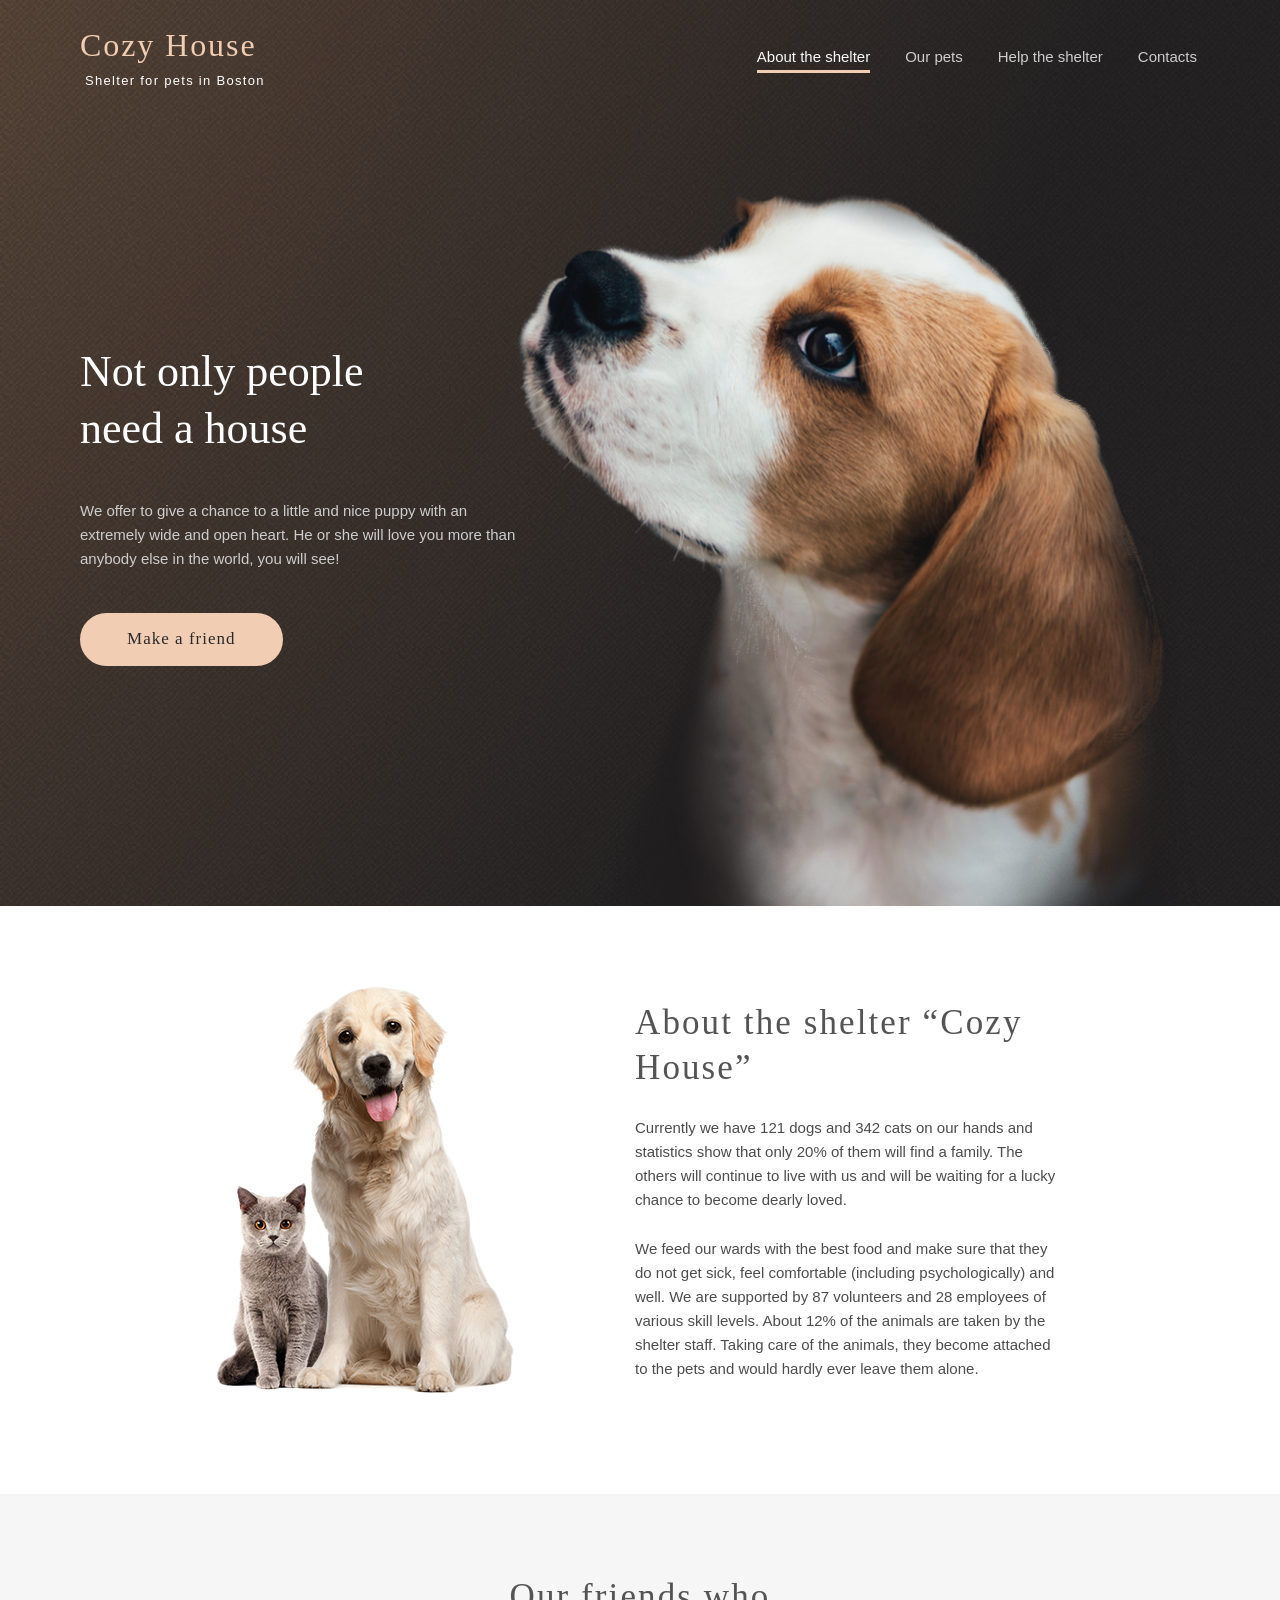
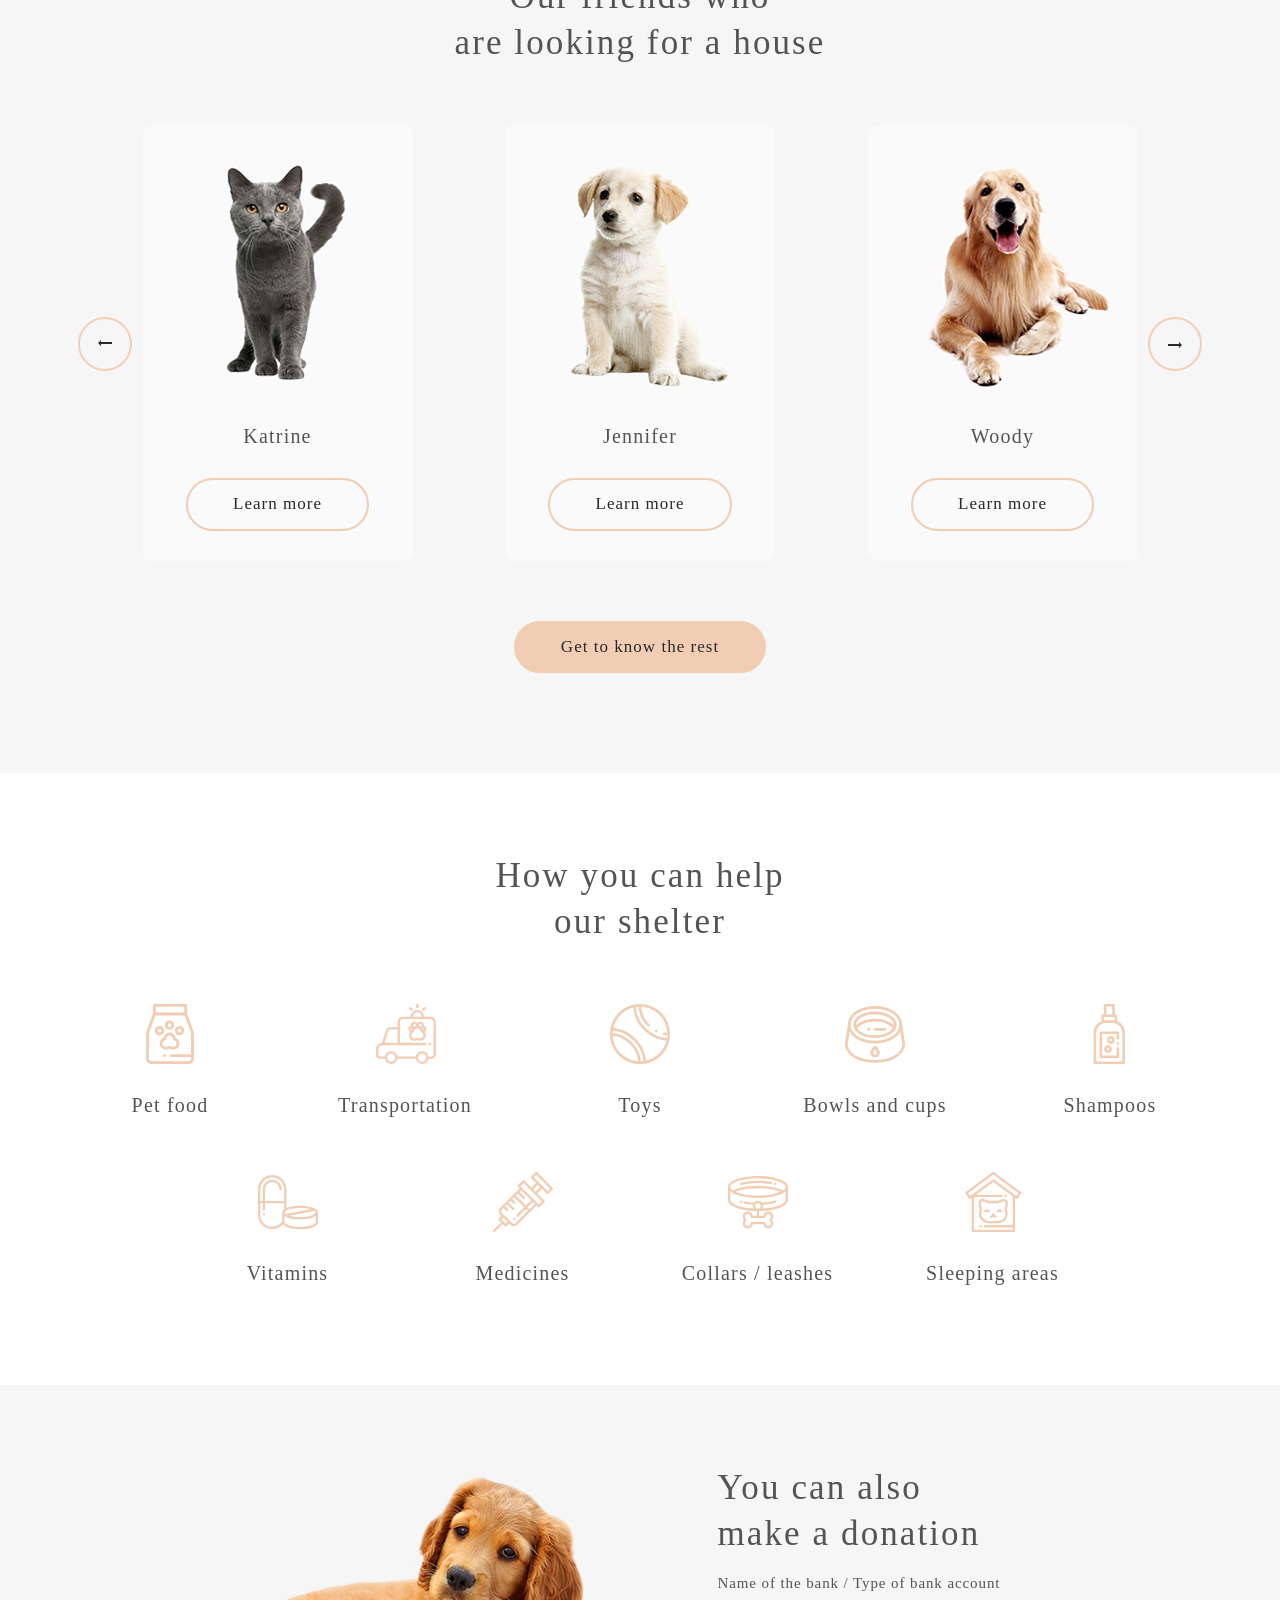
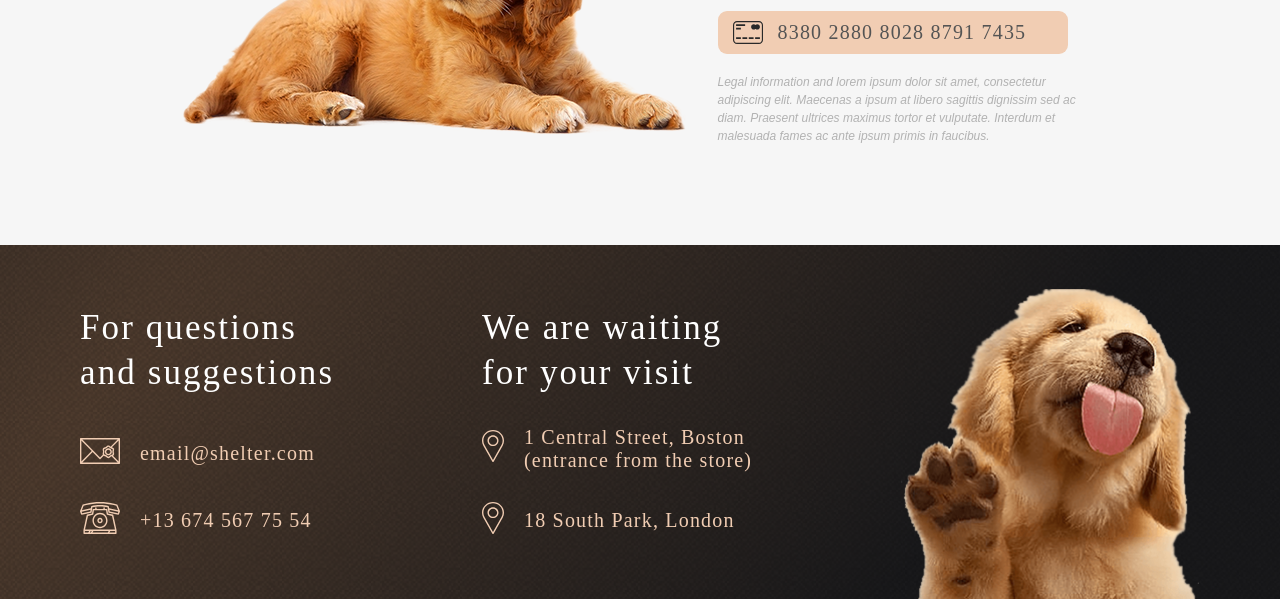
<file: shelter/index.html>
<!DOCTYPE html>
<html lang="en">
  <head>
    <meta charset="UTF-8" >
    <meta name="viewport" content="width=device-width, initial-scale=1.0" >
    <title>Cozy House</title>
    <link rel="stylesheet" href="style.css">
    <link
      rel="apple-touch-icon"
      sizes="180x180"
      href="img/favicon/apple-touch-icon.png"
    >
    <link
      rel="icon"
      type="image/png"
      sizes="32x32"
      href="img/favicon/favicon-32x32.png"
    >
    <link
      rel="icon"
      type="image/png"
      sizes="16x16"
      href="img/favicon/favicon-16x16.png"
    >
    <link rel="manifest" href="img/favicon/site.webmanifest" >
  </head>

  <body>
    <div class="wrapper">
      <header class="header">
        <div class="header__inner">
          <a class="header__logo" href="javascript:void(0);">
            <h1>Cozy House</h1>
            <span>Shelter for pets in Boston</span>
          </a>
          <nav class="header__navifgation burger-menu">
            <ul>
              <li><a class="active" href="#">About the shelter</a></li>
              <li><a href="pets.html">Our pets</a></li>
              <li><a href="#help">Help the shelter</a></li>
              <li><a href="#contacts">Contacts</a></li>
            </ul>
          </nav>
          <!-- burger -->
           <div class="burger">
              <div class="burger-line"></div>
              <div class="burger-line"></div>
              <div class="burger-line"></div>
           </div>           
        </div>
      </header>
    </div>
    <main>
      <section id="not-only" class="not-only">
        <div class="wrapper">
          <div class="not-only__container">
            <div class="not-only__text">
              <h2><span>Not only people</span> <span>need a house</span></h2>
              <p>
                We offer to give a chance to a little and nice puppy with an
                extremely wide and open heart. He or she will love you more than
                anybody else in the world, you will see!
              </p>
              <div class="button-link">
                <a href="#our-friends">Make a friend</a>
              </div>
            </div>
            <div class="not-only__image">
              <img src="img/start-screen-puppy.png" alt="start screen puppy">
            </div>
          </div>
        </div>
      </section>
      <section id="about" class="about">
        <div class="wrapper">
          <div class="about__container">
            <div class="about__image">
              <img src="img/about-pets.png" alt="about pets">
            </div>
            <div class="about__text">
              <h2>About the shelter “Cozy House”</h2>
              <p>
                Currently we have 121 dogs and 342 cats on our hands and
                statistics show that only 20% of them will find a family. The
                others will continue to live with us and will be waiting for a
                lucky chance to become dearly loved.
              </p>
              <p>
                We feed our wards with the best food and make sure that they do
                not get sick, feel comfortable (including psychologically) and
                well. We are supported by 87 volunteers and 28 employees of
                various skill levels. About 12% of the animals are taken by the
                shelter staff. Taking care of the animals, they become attached
                to the pets and would hardly ever leave them alone.
              </p>
            </div>
          </div>
        </div>
      </section>
      <section id="our-friends" class="our-friends">
        <div class="wrapper">
          <div class="our-friends__container">
            <h2>
              Our friends who <br>
              are looking for a house
            </h2>
            <div class="our-friends__slider">
              <div class="cards main">
                <div class="card__item">
                  <div class="card__image">
                    <img src="img/pets-katrine.png" alt="katrine cat" >
                  </div>
                  <div class="card__text">
                    <h3 class="title">Katrine</h3>
                    <div class="button-link">
                      <a href="#">Learn more</a>
                    </div>
                  </div>
                </div>
                <div class="card__item">
                  <div class="card__image">
                    <img src="img/pets-jennifer.png" alt="jennifer dog">
                  </div>
                  <div class="card__text">
                    <h3 class="title">Jennifer</h3>
                    <div class="button-link">
                      <a href="#">Learn more</a>
                    </div>
                  </div>
                </div>
                <div class="card__item">
                  <div class="card__image">
                    <img src="img/pets-woody.png" alt="woody dog" >
                  </div>
                  <div class="card__text">
                    <h3 class="title">Woody</h3>
                    <div class="button-link">
                      <a href="#">Learn more</a>
                    </div>
                  </div>
                </div>
              </div>             
            </div>
             <div class="slider__navigation">
                <span class="prev"></span>
                <span class="next"></span>
              </div>
            <div class="button-link">
              <a href="pets.html">Get to know the rest</a>
            </div>
          </div>
        </div>
      </section>
      <section id="help" class="help">
        <div class="wrapper">
          <h2>
            How you can help <br>
            our shelter
          </h2>
          <div class="help__container">
            
              <div class="help__item">
                <div class="item-icon">
                  <img src="img/icon-pet-food.svg" alt="pet food icon">
                </div>
                <h3 class="title">Pet food</h3>
              </div>
              <div class="help__item">
                <div class="item-icon">
                  <img
                    src="img/icon-transportation.svg"
                    alt="transportation icon"
                  >
                </div>
                <h3 class="title">Transportation</h3>
              </div>
              <div class="help__item">
                <div class="item-icon">
                  <img src="img/icon-toys.svg" alt="Toys icon">
                </div>
                <h3 class="title">Toys</h3>
              </div>
              <div class="help__item">
                <div class="item-icon">
                  <img
                    src="img/icon-bowls-and-cups.svg"
                    alt="bowls-and-cups icon"
                  >
                </div>
                <h3 class="title">Bowls and cups</h3>
              </div>
              <div class="help__item">
                <div class="item-icon">
                  <img src="img/icon-shampoos.svg" alt="shampoos icon" >
                </div>
                <h3 class="title">Shampoos</h3>
              </div>
                <div class="help__item">
                <div class="item-icon">
                  <img src="img/icon-vitamins.svg" alt="vitamins icon">
                </div>
                <h3 class="title">Vitamins</h3>
              </div>
              <div class="help__item">
                <div class="item-icon">
                  <img src="img/icon-medicines.svg" alt="medicines icon">
                </div>
                <h3 class="title">Medicines</h3>
              </div>
              <div class="help__item">
                <div class="item-icon">
                  <img
                    src="img/icon-collars-leashes.svg"
                    alt="collars or leashes icon"
                  >
                </div>
                <h3 class="title">Collars / leashes</h3>
              </div>
              <div class="help__item">
                <div class="item-icon">
                  <img
                    src="img/icon-sleeping-area.svg"
                    alt="sleeping areas icon"
                  >
                </div>
                <h3 class="title">Sleeping areas</h3>
              </div>           
          </div>
        </div>
      </section>
      <section id="in-addition" class="in-addition">
        <div class="wrapper">
          <div class="in-addition__container">
            <div class="in-addition__image">
              <img src="img/donation-dog.png" alt="dog" >
            </div>
            <div class="in-addition__text">
              <h2>
                You can also <br>
                make a donation
              </h2>
              <h3>Name of the bank / Type of bank account</h3>
              <div class="in-addition__bank-link">
                <a href="javascript:void(0);"
                  ><span>8380 2880 8028 8791 7435</span></a
                >
              </div>
              <p>
                Legal information and lorem ipsum dolor sit amet, consectetur
                adipiscing elit. Maecenas a ipsum at libero sagittis dignissim
                sed ac diam. Praesent ultrices maximus tortor et vulputate.
                Interdum et malesuada fames ac ante ipsum primis in faucibus.
              </p>
            </div>
          </div>
        </div>
      </section>
    </main>
    <footer id="contacts" class="footer">
      <div class="wrapper">
        <div class="footer__container">
          <div class="footer__item">
            <h2>
              For questions <br>
              and suggestions
            </h2>
            <ul>
              <li class="mail-icon">
                <a href="mailto:email@shelter.com">email@shelter.com</a>
              </li>
              <li class="phone-icon">
                <a href="tel:136745677554">+13 674 567 75 54</a>
              </li>
            </ul>
          </div>
          <div class="footer__item">
            <h2>
              We are waiting <br>
              for your visit
            </h2>
            <ul>
              <li class="map-icon">
                <a
                  href="https://maps.app.goo.gl/NiUNjoGrNRVN9tv8A"
                  target="_blank"
                  >1 Central Street, Boston <br>
                  (entrance from the store)</a
                >
              </li>
              <li class="map-icon">
                <a
                  href="https://maps.app.goo.gl/2SL6hQwHL4M7DyDe8"
                  target="_blank"
                  >18 South Park, London
                </a>
              </li>
            </ul>
          </div>
          <div class="footer__image">
            <img src="img/footer-puppy.png" alt="puppy">
          </div>
        </div>
      </div>
    </footer>
    <script src="index.js"></script>
  </body>
</html>
</file>
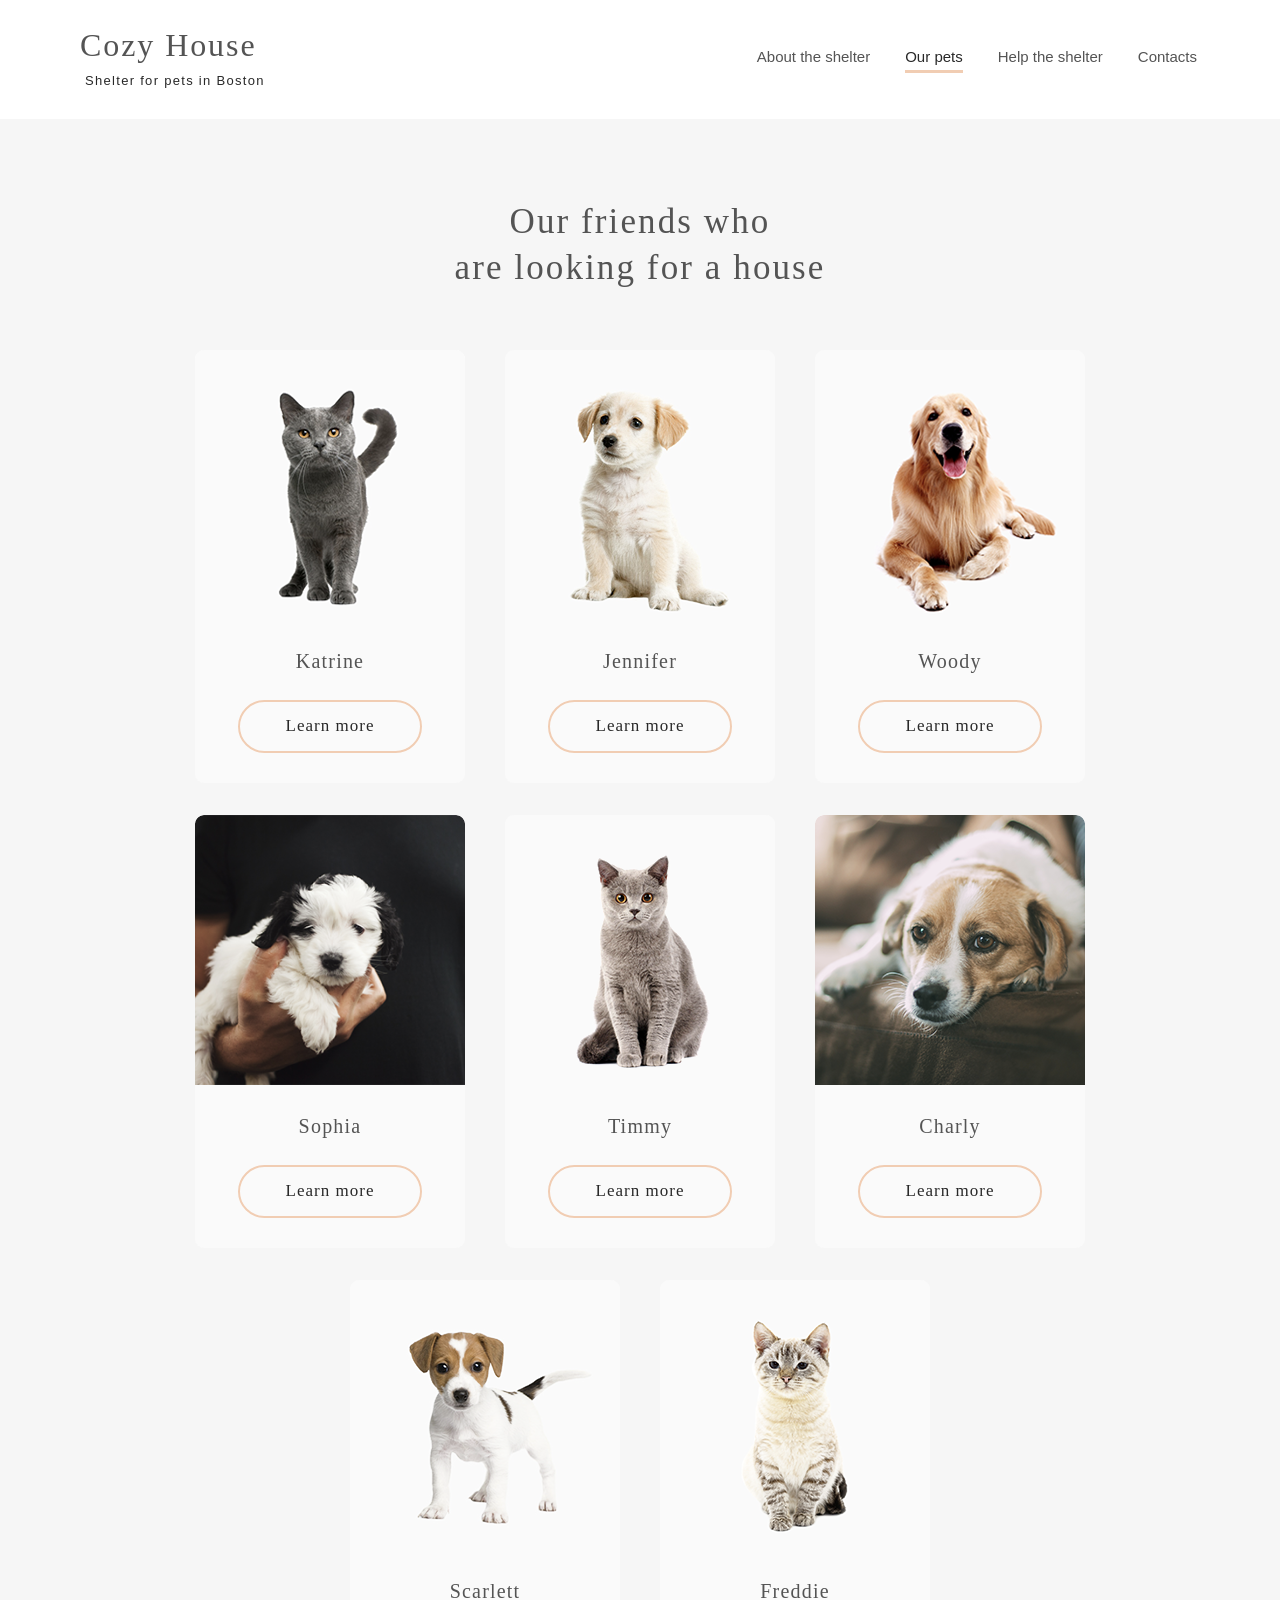
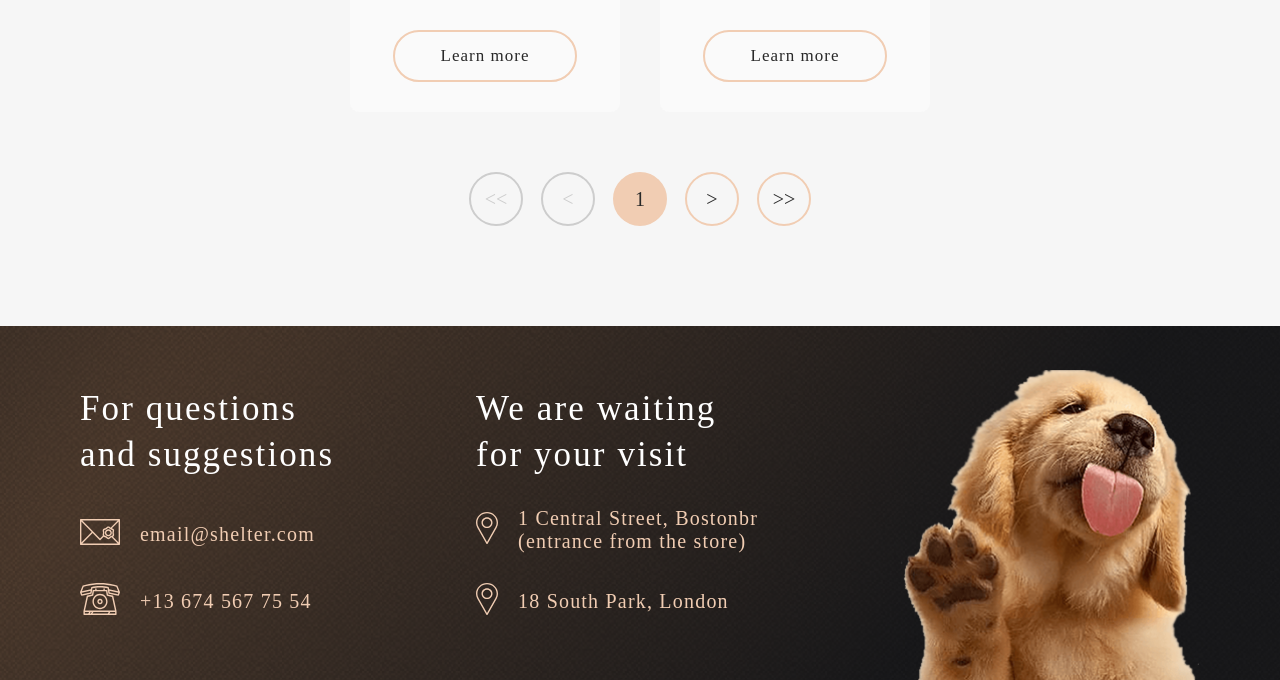
<file: shelter/pets.html>
<!DOCTYPE html>
<html lang="en">

<head>
    <meta charset="UTF-8">
    <meta name="viewport" content="width=device-width, initial-scale=1.0">
    <title>Cozy House</title>
    <link rel="stylesheet" href="style.css">
    <link rel="apple-touch-icon" sizes="180x180" href="img/favicon/apple-touch-icon.png">
    <link rel="icon" type="image/png" sizes="32x32" href="img/favicon/favicon-32x32.png">
    <link rel="icon" type="image/png" sizes="16x16" href="img/favicon/favicon-16x16.png">
    <link rel="manifest" href="img/favicon/site.webmanifest">
</head>

<body>
    <div class="wrapper">
        <header class="header pets">
            <div class="header__inner">
                 <a class="header__logo" href="index.html">
                <h1>Cozy House</h1>
                <span>Shelter for pets in Boston</span>
            </a>
            <nav class="header__navifgation burger-menu">
                <ul>
                    <li><a href="index.html">About the shelter</a></li>
                    <li><a class="active" href="#">Our pets</a></li>
                    <li><a href="index.html#help">Help the shelter</a></li>
                    <li><a href="#contacts">Contacts</a></li>
                </ul>
            </nav>
              <!-- burger -->
           <div class="burger">
              <div class="burger-line"></div>
              <div class="burger-line"></div>
              <div class="burger-line"></div>
           </div> 
            </div>
        </header>
    </div>
    <main class="pets">
        <section id="our-friends" class="our-friends">
            <div class="wrapper">
                <div class="our-friends__container">
                    <h2>Our friends who <br> are looking for a house</h2>
                    <div class="our-friends__slider">
                        <div class="cards">
                            <div class="card__item">
                                <div class="card__image">
                                    <img src="img/pets-katrine.png" alt="katrine cat">
                                </div>
                                <div class="card__text">
                                    <h3 class="title">Katrine</h3>
                                    <div class="button-link">
                                        <a href="#">Learn more</a>
                                    </div>
                                </div>
                            </div>
                            <div class="card__item">
                                <div class="card__image">
                                    <img src="img/pets-jennifer.png" alt="jennifer dog">
                                </div>
                                <div class="card__text">
                                    <h3 class="title">Jennifer</h3>
                                    <div class="button-link">
                                        <a href="#">Learn more</a>
                                    </div>
                                </div>
                            </div>
                            <div class="card__item">
                                <div class="card__image">
                                    <img src="img/pets-woody.png" alt="woody dog">
                                </div>
                                <div class="card__text">
                                    <h3 class="title">Woody</h3>
                                    <div class="button-link">
                                        <a href="#">Learn more</a>
                                    </div>
                                </div>
                            </div>
                            <div class="card__item">
                                <div class="card__image">
                                    <img src="img/pets-sophia.png" alt="sophia dog">
                                </div>
                                <div class="card__text">
                                    <h3 class="title">Sophia</h3>
                                    <div class="button-link">
                                        <a href="#">Learn more</a>
                                    </div>
                                </div>
                            </div>
                            <div class="card__item">
                                <div class="card__image">
                                    <img src="img/pets-timmy.png" alt="Timmy cat">
                                </div>
                                <div class="card__text">
                                    <h3 class="title">Timmy</h3>
                                    <div class="button-link">
                                        <a href="#">Learn more</a>
                                    </div>
                                </div>
                            </div>
                            <div class="card__item">
                                <div class="card__image">
                                    <img src="img/pets-charly.png" alt="Charly dog">
                                </div>
                                <div class="card__text">
                                    <h3 class="title">Charly</h3>
                                    <div class="button-link">
                                        <a href="#">Learn more</a>
                                    </div>
                                </div>
                            </div>
                            <div class="card__item">
                                <div class="card__image">
                                    <img src="img/pets-scarlet.png" alt="Scarlett dog">
                                </div>
                                <div class="card__text">
                                    <h3 class="title">Scarlett</h3>
                                    <div class="button-link">
                                        <a href="#">Learn more</a>
                                    </div>
                                </div>
                            </div>
                            <div class="card__item">
                                <div class="card__image">
                                    <img src="img/pets-freddie.png" alt="Freddie cat">
                                </div>
                                <div class="card__text">
                                    <h3 class="title">Freddie</h3>
                                    <div class="button-link">
                                        <a href="#">Learn more</a>
                                    </div>
                                </div>
                            </div>
                        </div>                       
                    </div>
                    <ul class="card__pagination">
                        <li class="double__prev disabled">&#60;&#60;</li>
                        <li class="prev disabled">&#60;</li>
                        <li class="active">1</li>
                        <li class="next">&#62;</li>
                        <li class="double__next">&#62;&#62;</li>
                    </ul>
                </div>
            </div>
        </section>
    </main>
    <footer id="contacts" class="footer">
        <div class="wrapper">
            <div class="footer__container">
                <div class="footer__item">
                    <h2>For questions <br> and suggestions</h2>
                    <ul>
                        <li class="mail-icon"><a href="mailto:email@shelter.com">email@shelter.com</a></li>
                        <li class="phone-icon"><a href="tel:136745677554">+13 674 567 75 54</a></li>
                    </ul>
                </div>
                <div class="footer__item">
                    <h2>We are waiting <br> for your visit</h2>
                    <ul>
                        <li class="map-icon"><a href="https://maps.app.goo.gl/NiUNjoGrNRVN9tv8A" target="_blank">1 Central Street, Bostonbr <br> (entrance from the store)</a></li>
                        <li class="map-icon"><a href="https://maps.app.goo.gl/2SL6hQwHL4M7DyDe8" target="_blank">18 South Park, London </a></li>
                    </ul>
                </div>
                <div class="footer__image">
                    <img src="img/footer-puppy.png" alt="puppy">
                </div>
            </div>
        </div>
    </footer>
<script src="index.js"></script>
</body>
</html>
</file>
<file: shelter/style.css>
:root {
  --primary-color: #f1cdb3;
  --white-color: #ffffff;
}

* {
  scroll-behavior: smooth;
  transition: all 0.3s ease;
}

body,
h1,
h2,
h3,
h4,
ul,
li,
a,
p {
  margin: 0;
  padding: 0;
}

body {
  font-family: Arial, serif;
  font-style: normal;
  box-sizing: border-box;
}

ul li {
  list-style-type: none;
}

img {
  max-width: 100%;
  display: flex;
}

.wrapper {
  max-width: 1280px;
  margin: 0 auto;
  padding: 0 40px;
}

h1 {
  font-family: Georgia, serif;
  font-weight: 400;
  font-size: 32px;
  line-height: 1.1;
  letter-spacing: 0.06em;
  text-align: left;
  color: var(--primary-color);
}

h2 {
  font-family: Georgia, serif;
  font-weight: 400;
  font-size: 35px;
  line-height: 1.3;
  letter-spacing: 0.06em;
  color: #545454;
}

h3 {
  font-family: Georgia, serif;
  font-weight: 400;
  font-size: 15px;
  line-height: 1.1;
  letter-spacing: 0.06em;
  color: #545454;
}

p {
  font-size: 15px;
  font-style: normal;
  font-weight: 400;
  line-height: 1.6;
  color: #4c4c4c;
}

a {
  text-decoration: none;
  font-weight: 400;
  font-size: 17px;
  line-height: 1.3;
  letter-spacing: 0.06em;
  color: #292929;
}

.button-link {
  display: flex;
  align-items: center;
}

.button-link a {
  font-family: Georgia, serif;
  padding: 15px 45px;
  background-color: #f1cdb3;
  border: 2px solid #f1cdb3;
  border-radius: 100px;
  line-height: 1.1;
}

.button-link a:hover,
.card__item:hover .button-link a {
  background-color: #fddcc4;
  border-color: #fddcc4;
}

section:not(.not-only) {
  padding-top: 80px;
  padding-bottom: 100px;
}
section:not(.not-only):nth-of-type(2n + 1) {
  background-color: #f6f6f6;
}

/* header */

.header {
  position: relative;
}

.header__inner {
  display: flex;
  justify-content: space-between;
  align-items: center;
  position: absolute;
  padding: 28px 40px;
  width: 100%;
}

.header__logo:hover h1,
.header__logo:hover span,
.pets .header__logo:hover h1,
.pets .header__logo:hover span {
  transform: scale(1.01);
}

.header__logo span {
  font-size: 13px;
  line-height: 15px;
  letter-spacing: 0.1em;
  text-align: left;
  color: var(--white-color);
  padding-top: 10px;
  display: inline-block;
  padding-left: 5px;
}

.header__navifgation {
  padding-right: 83px;
  padding-bottom: 5px;
}

.header__navifgation ul {
  display: flex;
  justify-content: space-between;
  align-items: center;
  gap: 35px;
}

.header__navifgation ul li a {
  font-size: 15px;
  line-height: 1.6;
  text-align: left;
  color: #cdcdcd;
  letter-spacing: 0;
}

.header__navifgation ul li a.active {
  color: #fafafa;
  padding-bottom: 5px;
  border-bottom: 3px solid var(--primary-color);
  cursor: default;
}

.header__navifgation ul li a:hover {
  color: #fafafa;
}

.burger {
  display: none;
}

/* not-only section */

.not-only {
  background: url(img/start-screen-gradient-background.png) no-repeat center;
  background-size: cover;
}

.not-only__container {
  display: flex;
  justify-content: space-between;
}

.not-only__text {
  display: flex;
  flex-direction: column;
  gap: 42px;
  align-items: stretch;
  padding-top: 343px;
  padding-bottom: 240px;
  padding-left: 40px;
  width: 37%;
}

.not-only__image {
  display: flex;
  align-items: flex-end;
  padding-right: 40px;
}

.not-only h2 {
  font-size: 44px;
  color: var(--white-color);
  letter-spacing: 0;
  width: 80%;
  display: flex;
  flex-direction: column;
}

.not-only p {
  color: #cdcdcd;
}

/* about section */

.about h2 {
  max-width: 400px;
}

.about__container {
  display: flex;
  align-items: center;
  justify-content: center;
  gap: 120px;
}

.about__text {
  display: flex;
  flex-direction: column;
  gap: 25px;
  max-width: 430px;
}

/* our-friends section */

.our-friends h2 {
  text-align: center;
}

.our-friends__container {
  display: flex;
  flex-direction: column;
  justify-content: space-between;
  align-items: center;
  gap: 60px;
  position: relative;
}

.our-friends__slider {
  width: 100%;
  max-width: 995px;
}

.cards {
  display: flex;
  justify-content: space-between;
  align-items: stretch;
}

.card__item {
  display: flex;
  flex-direction: column;
  align-items: center;
  justify-content: space-between;
  gap: 30px;
  background-color: #fafafa;
  border-radius: 9px;
  overflow: hidden;
}

.card__item:hover {
  cursor: pointer;
  box-shadow: 4px 6px 8px 0px rgba(34, 60, 80, 0.3);
}

.card__item:hover img {
  transform: scale(1.03);
}

.card__image img {
  object-fit: cover;
  width: 100%;
}

.card__item a {
  background-color: transparent;
}

h3.title {
  font-size: 20px;
  line-height: 1.15;
  text-align: center;
}

.card__text {
  display: flex;
  flex-direction: column;
  gap: 30px;
  padding: 0 42px 30px;
}

.slider__navigation {
  position: absolute;
  top: 49%;
  width: 100%;
}

.slider__navigation span {
  display: block;
  width: 52px;
  height: 52px;
  border: 2px solid #f1cdb3;
  border-radius: 100px;
  cursor: pointer;
}

.slider__navigation span:after {
  content: url(img/arrow.svg);
  display: flex;
  justify-content: center;
  align-items: stretch;
  font-size: 32px;
  width: 50px;
  height: 50px;
}

.slider__navigation .prev {
  position: absolute;
  left: 38px;
}

.slider__navigation .next {
  position: absolute;
  right: 38px;
}
.card__pagination {
  display: flex;
  gap: 18px;
  font-family: Georgia, serif;
  font-size: 20px;
  line-height: 1.15;
  color: #292929;
}

.slider__navigation span,
.card__pagination li {
  display: flex;
  align-items: center;
  justify-content: center;
  width: 50px;
  height: 50px;
  border: 2px solid #f1cdb3;
  border-radius: 100px;
  cursor: pointer;
}

.card__pagination li.active {
  background-color: var(--primary-color);
}

.card__pagination li.disabled {
  cursor: default;
  border-color: #cdcdcd;
  color: #cdcdcd;
}

.slider__navigation span:hover,
.card__pagination li:not(.disabled):hover {
  background-color: #fddcc4;
  border-color: #fddcc4;
}

.slider__navigation .prev::after {
  transform: rotate(180deg);
}

/* help section */

.help h2 {
  text-align: center;
}

.help__container {
  display: flex;
  gap: 55px;
  flex-wrap: wrap;
  justify-content: center;
  padding-top: 60px;
}

.help__item {
  display: flex;
  flex-direction: column;
  align-items: center;
  gap: 30px;
  flex-basis: 15%;
}

/* in-addition section */

.in-addition__container {
  display: flex;
  align-items: center;
  justify-content: center;
  gap: 30px;
}

.in-addition__text {
  display: flex;
  flex-direction: column;
  gap: 19px;
  max-width: 380px;
}

.in-addition__bank-link {
  max-width: 350px;
}

.in-addition__bank-link a {
  display: flex;
  gap: 15px;
  align-items: center;
  padding: 10px 15px;
  background-color: #f1cdb3;
  border-radius: 9px;
}

.in-addition__bank-link a:before {
  content: url(img/credit-card.svg);
  height: 23px;
}

.in-addition__bank-link a:hover {
  background-color: #fddcc4;
}

.in-addition__bank-link a span {
  font-family: Georgia;
  font-weight: 400;
  font-size: 20px;
  line-height: 1.15;
  letter-spacing: 0.06em;
  color: #545454;
}

.in-addition p {
  font-style: italic;
  font-weight: 400;
  font-size: 12px;
  line-height: 18px;
  color: #b2b2b2;
}

/* footer */

.footer {
  background: url(img/footer-gradient-background.png) no-repeat center;
  background-size: cover;
}

.footer h2 {
  color: #ffffff;
}

.footer__container {
  display: flex;
  justify-content: space-between;
  align-items: stretch;
  flex-wrap: wrap;
  padding: 0 40px;
}

.footer__item {
  display: flex;
  flex-direction: column;
  justify-content: space-between;
  gap: 30px;
  padding: 60px 0;
}

.footer__item ul {
  display: flex;
  flex-direction: column;
  justify-content: space-between;
  gap: 30px;
}

.footer__item ul li a {
  font-family: Georgia;
  font-weight: 400;
  font-size: 20px;
  line-height: 1.15;
  letter-spacing: 0.06em;
  color: #f1cdb3;

  display: flex;
  align-items: center;
  gap: 20px;
}

.footer__item ul li a:hover {
  color: #fddcc4;
}

.footer__item ul li a:hover:before {
  transform: scale(1.06);
}

.mail-icon a:before {
  content: url(img/icon-email.svg);
  transition: 0.3s;
}
.phone-icon a:before {
  content: url(img/icon-phone.svg);
  transition: 0.3s;
}
.map-icon a:before {
  content: url(img/icon-marker.svg);
  transition: 0.3s;
}

.footer__image {
  display: flex;
  align-items: flex-end;
}

/* PETS PAGE */

.header.pets,
.pets .header__inner {
  position: static;
}

.pets .header__logo h1 {
  color: #545454;
}

.pets .header__logo span {
  color: #292929;
}

.pets .header__navifgation ul li a {
  color: #545454;
}

.pets .header__navifgation ul li a.active {
  color: #292929;
}

.pets .header__navifgation ul li a:hover {
  color: #292929;
}

.pets .our-friends__slider {
  max-width: 100%;
}

.pets .cards {
  display: flex;
  flex-wrap: wrap;
  justify-content: center;
  align-items: stretch;
  column-gap: 40px;
  row-gap: 32px;
  padding: 0 40px;
}

.pets .card__text {
  padding: 0 0 30px;
  gap: 27px;
}

/* MQ */

@media (max-width: 1182px) {
  .not-only__container {
    flex-direction: column;
    align-items: center;
  }

  .not-only__text {
    padding-top: 150px;
    padding-bottom: 98px;
    width: 91%;
    max-width: 504px;
    padding-left: 0;
    align-items: center;
  }

  .not-only__text p,
  .not-only h2 {
    width: 91%;
  }

  .button-link {
    justify-content: center;
  }

  .not-only__image {
    padding-right: 0;
    align-self: flex-end;
    max-width: 569px;
  }
}

@media (max-width: 940px) {
  .wrapper {
    padding: 0 30px;
  }

  .header__inner {
    padding: 30px 0;
  }

  .header__navifgation {
    padding-right: 0;
  }

  .not-only__text {
    width: 91%;
    max-width: 504px;
    padding-left: 0;
    align-items: center;
  }

  .about__container {
    gap: 80px;
    flex-direction: column-reverse;
  }

  .main .card__item:nth-child(n + 3) {
    display: none;
  }

  .card__item {
    max-width: 270px;
  }

  .cards {
    justify-content: center;
    align-items: stretch;
    gap: 40px;
  }

  .slider__navigation .next {
    right: 0;
  }

  .slider__navigation .prev {
    left: 0;
  }

  .button-link a {
    padding: 15px 42px;
  }

  .help__item-top,
  .help__item-bottom {
    display: flex;
    gap: 0;
    flex-wrap: wrap;
    width: 100%;
    justify-content: space-between;
  }

  .help__item {
    display: flex;
    flex-direction: column;
    align-items: center;
    flex: 20%;
    gap: 30px;
  }

  .in-addition__container {
    gap: 60px;
    flex-direction: column-reverse;
  }

  .footer__container {
    padding: 0px 35px;
  }

  .footer__image {
    justify-content: center;
    width: 100%;
    padding-top: 35px;
  }

  .footer__item {
    padding: 30px 0;
  }
  .pets section:not(.not-only) {
    padding-top: 78px;
    padding-bottom: 78px;
  }

  .pets .our-friends__container {
    gap: 28px;
  }

  .pets .card__item:nth-child(n + 7) {
    display: none;
  }

  .card__pagination {
    padding-top: 12px;
  }
}

@media (max-width: 730px) {
  .header__navifgation {
    display: none;
  }

  .burger {
    display: flex;
    flex-direction: column;
    justify-content: space-between;
    height: 22px;
  }

  .burger-line {
    width: 30px;
    height: 3px;
    background: #f1cdb3;
  }

  .pets .burger-line {
    background: #000000;
  }

  .main .card__item:nth-child(n + 2) {
    display: none;
  }
}

@media (max-width: 480px) {
  .wrapper {
    padding: 0 20px;
  }

  main .wrapper {
    padding: 0 25px;
  }

  main .not-only .wrapper {
    padding: 0 10px;
  }

  section:not(.not-only) {
    padding-top: 40px;
    padding-bottom: 34px;
  }

  h2 {
    font-size: 25px;
    text-align: center;
  }

  p {
    text-align: justify;
  }

  .not-only__text {
    width: 100%;
  }

  .not-only__text p,
  .not-only h2 {
    width: 100%;
    text-align: center;
  }

  .not-only h2 {
    font-size: 25px;
  }

  .not-only__image {
    max-width: 267px;
  }

  .about__container {
    gap: 35px;
  }

  .our-friends h2 {
    width: 110%;
  }

  .our-friends__container {
    gap: 40px;
  }

  .slider__navigation,
  .slider__navigation .next,
  .slider__navigation .prev {
    position: static;
  }

  .slider__navigation {
    display: flex;
    justify-content: space-around;
  }

  .card__text {
    padding: 0 42px 10px;
  }

  section.our-friends {
    padding-bottom: 40px;
  }

  .help__container {
    row-gap: 25px;
    padding-top: 40px;
  }

  .help__item h3.title {
    font-size: 15px;
    line-height: 110%;
  }

  .help__item .item-icon {
    width: 50px;
  }

  .help__item {
    gap: 20px;
  }

  .in-addition__bank-link a {
    padding: 8px;
  }

  .in-addition__bank-link a span {
    font-size: 15px;
    line-height: 110%;
  }

  .in-addition__container {
    gap: 27px;
  }

  .footer__container {
    padding: 0px;
  }

  .pets section:not(.not-only) {
    padding-top: 38px;
    padding-bottom: 44px;
  }

  .pets .our-friends__container {
    gap: 43px;
  }

  .pets .cards {
    padding: 0;
  }

   .pets .card__item:nth-child(n + 4) {
    display: none;
  }

  .slider__navigation span, .card__pagination li {
    width: 48px;
    height: 48px;
}

    .card__pagination {
        padding-top: 0px;
        gap: 10px;
    }

    .footer__item {
    height: 100%;
    width: 100%;
}
}
</file>
